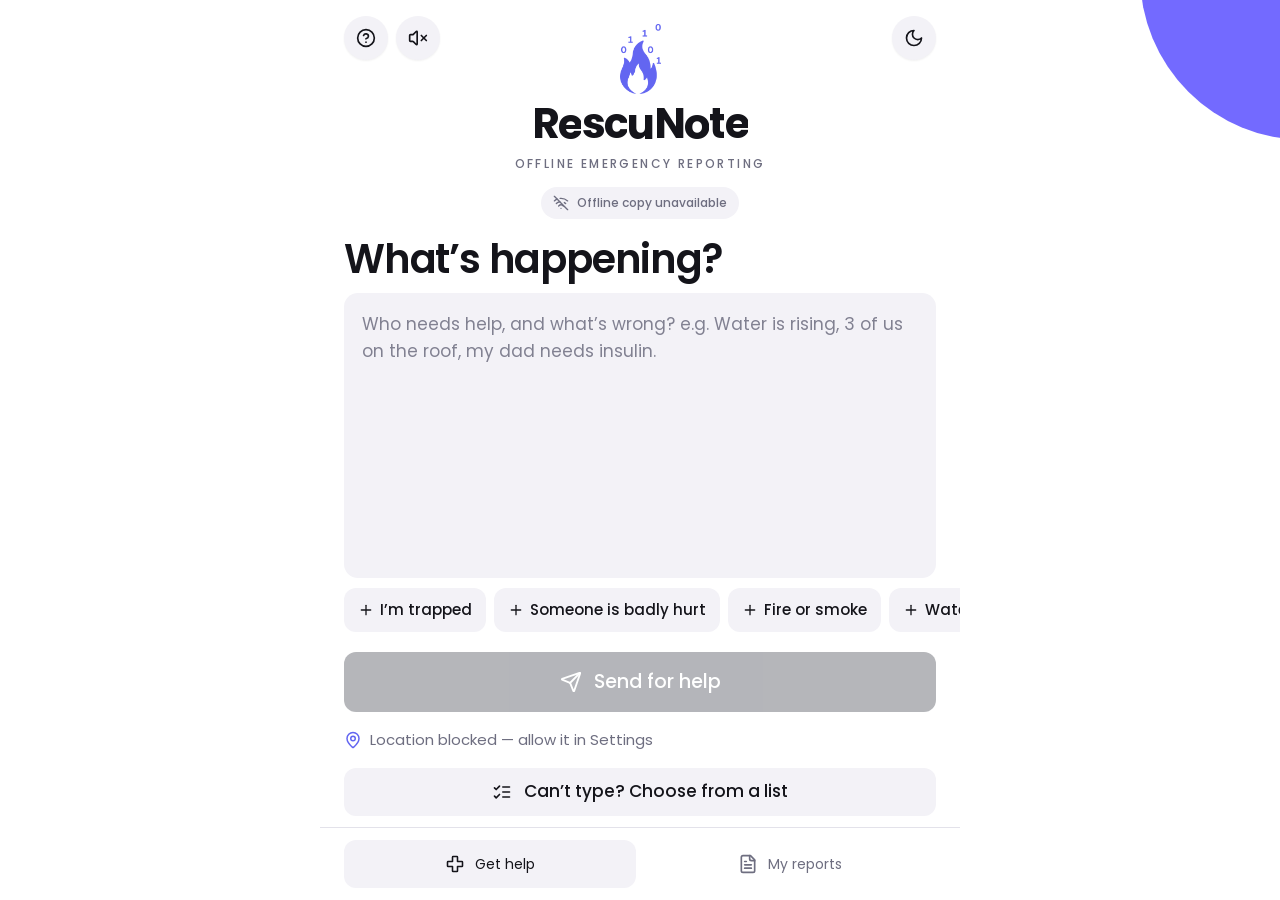
<file: index.html>
<!doctype html>
<html lang="en" data-theme="dark"><head><meta charset="UTF-8" /><meta name="viewport" content="width=device-width, initial-scale=1.0, viewport-fit=cover" /><meta name="theme-color" content="#101820" /><meta name="description" content="RescuNote — offline emergency reporting" /><meta name="apple-mobile-web-app-capable" content="yes" /><meta name="apple-mobile-web-app-title" content="RescuNote" /><meta name="apple-mobile-web-app-status-bar-style" content="black-translucent" /><link rel="icon" type="image/png" href="/favicon.png" /><link rel="apple-touch-icon" href="/apple-touch-icon.png" /><title>RescuNote</title>  <script type="module" crossorigin src="/assets/index-D1IzBNuY.js"></script>
  <link rel="stylesheet" crossorigin href="/assets/index-CoijCMSA.css">
<link rel="manifest" href="/manifest.webmanifest"></head><body><div id="root"></div></body></html>
</file>
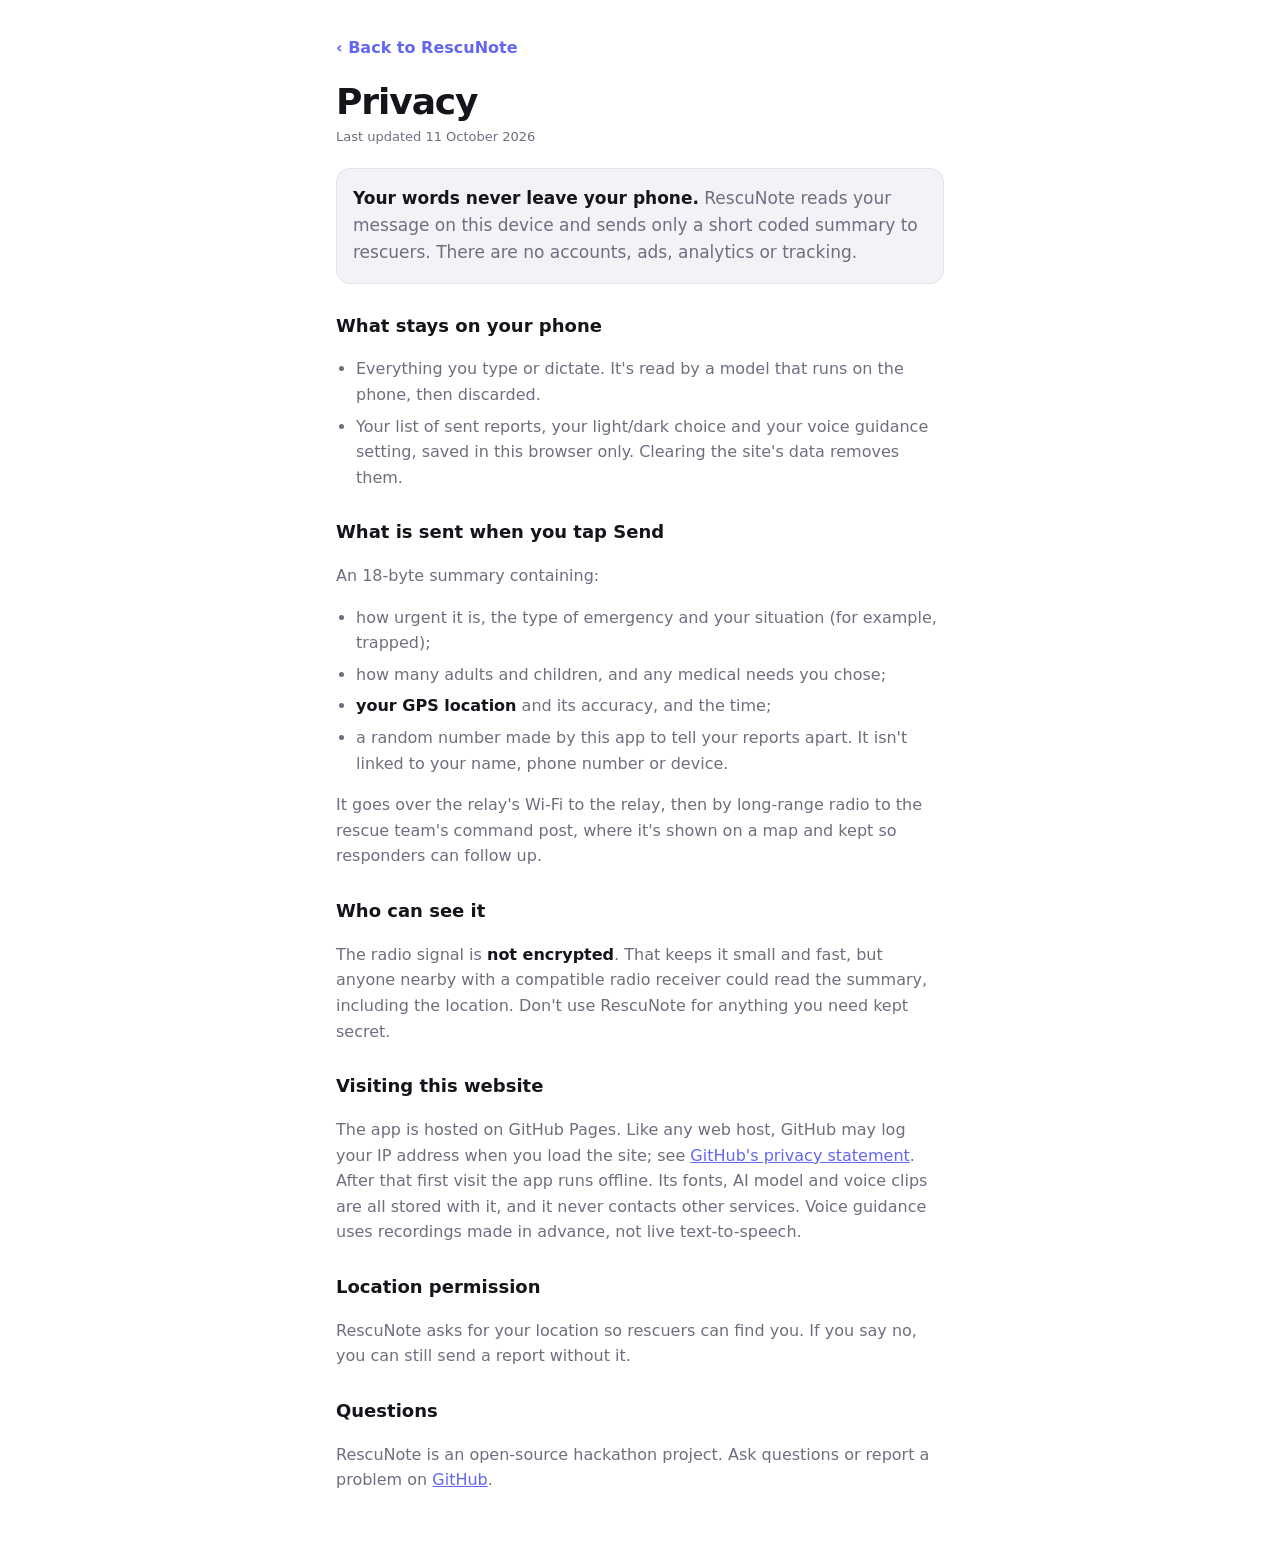
<file: privacy.html>
<!doctype html>
<html lang="en">
<head>
<meta charset="utf-8">
<meta name="viewport" content="width=device-width, initial-scale=1, viewport-fit=cover">
<title>RescuNote Privacy</title>
<meta name="description" content="What RescuNote does with your information.">
<link rel="icon" href="favicon.png" type="image/png">
<script>
  // Match the app's saved light/dark choice (same storage key as the app); otherwise follow the phone.
  try { var t = JSON.parse(localStorage.getItem('civicmesh:theme')); if (t === 'light' || t === 'dark') document.documentElement.dataset.theme = t; } catch (e) {}
</script>
<style>
  :root { color-scheme:dark; --bg:#0E0F14; --surface:#1A1B23; --text:#F4F4F7; --muted:#A3A3B5; --accent:#8B8CF8; --border:#2A2B36; }
  @media (prefers-color-scheme: light) {
    :root:not([data-theme="dark"]) { color-scheme:light; --bg:#FFFFFF; --surface:#F3F2F7; --text:#14141A; --muted:#6E6E80; --accent:#6366F1; --border:#E3E2EA; }
  }
  :root[data-theme="light"] { color-scheme:light; --bg:#FFFFFF; --surface:#F3F2F7; --text:#14141A; --muted:#6E6E80; --accent:#6366F1; --border:#E3E2EA; }
  * { box-sizing:border-box; }
  body { margin:0; background:var(--bg); color:var(--text); font:16px/1.6 Poppins, Inter, system-ui, -apple-system, sans-serif; }
  main { max-width:640px; margin:auto; padding:max(24px, env(safe-area-inset-top)) 16px max(40px, env(safe-area-inset-bottom)); }
  .back { display:inline-flex; align-items:center; min-height:48px; color:var(--accent); font-weight:600; text-decoration:none; }
  h1 { font-size:clamp(28px, 7vw, 36px); line-height:1.2; letter-spacing:-.03em; margin:8px 0 4px; }
  h2 { font-size:18px; margin:28px 0 8px; }
  p, li { color:var(--muted); }
  strong { color:var(--text); }
  ul { padding-left:20px; }
  li { margin:6px 0; }
  .lead { font-size:17px; padding:16px; border:1px solid var(--border); border-radius:14px; background:var(--surface); }
  .updated { font-size:13px; margin:0 0 20px; }
  a { color:var(--accent); }
</style>
</head>
<body>
<main>
  <a class="back" href="./">‹ Back to RescuNote</a>
  <h1>Privacy</h1>
  <p class="updated">Last updated 11 October 2026</p>

  <p class="lead"><strong>Your words never leave your phone.</strong> RescuNote reads your message on this device and sends only a short coded summary to rescuers. There are no accounts, ads, analytics or tracking.</p>

  <h2>What stays on your phone</h2>
  <ul>
    <li>Everything you type or dictate. It's read by a model that runs on the phone, then discarded.</li>
    <li>Your list of sent reports, your light/dark choice and your voice guidance setting, saved in this browser only. Clearing the site's data removes them.</li>
  </ul>

  <h2>What is sent when you tap Send</h2>
  <p>An 18-byte summary containing:</p>
  <ul>
    <li>how urgent it is, the type of emergency and your situation (for example, trapped);</li>
    <li>how many adults and children, and any medical needs you chose;</li>
    <li><strong>your GPS location</strong> and its accuracy, and the time;</li>
    <li>a random number made by this app to tell your reports apart. It isn't linked to your name, phone number or device.</li>
  </ul>
  <p>It goes over the relay's Wi-Fi to the relay, then by long-range radio to the rescue team's command post, where it's shown on a map and kept so responders can follow up.</p>

  <h2>Who can see it</h2>
  <p>The radio signal is <strong>not encrypted</strong>. That keeps it small and fast, but anyone nearby with a compatible radio receiver could read the summary, including the location. Don't use RescuNote for anything you need kept secret.</p>

  <h2>Visiting this website</h2>
  <p>The app is hosted on GitHub Pages. Like any web host, GitHub may log your IP address when you load the site; see <a href="https://docs.github.com/en/site-policy/privacy-policies/github-general-privacy-statement">GitHub's privacy statement</a>. After that first visit the app runs offline. Its fonts, AI model and voice clips are all stored with it, and it never contacts other services. Voice guidance uses recordings made in advance, not live text-to-speech.</p>

  <h2>Location permission</h2>
  <p>RescuNote asks for your location so rescuers can find you. If you say no, you can still send a report without it.</p>

  <h2>Questions</h2>
  <p>RescuNote is an open-source hackathon project. Ask questions or report a problem on <a href="https://github.com/Brian23443/civicmesh-sos/issues">GitHub</a>.</p>
</main>
</body>
</html>
</file>
<file: assets/index-CoijCMSA.css>
@font-face{font-family:Inter;font-style:normal;font-display:swap;font-weight:400;src:url(/assets/inter-latin-400-normal-C38fXH4l.woff2) format("woff2"),url(/assets/inter-latin-400-normal-CyCys3Eg.woff) format("woff")}@font-face{font-family:Inter;font-style:normal;font-display:swap;font-weight:500;src:url(/assets/inter-latin-500-normal-Cerq10X2.woff2) format("woff2"),url(/assets/inter-latin-500-normal-BL9OpVg8.woff) format("woff")}@font-face{font-family:Inter;font-style:normal;font-display:swap;font-weight:600;src:url(/assets/inter-latin-600-normal-LgqL8muc.woff2) format("woff2"),url(/assets/inter-latin-600-normal-CiBQ2DWP.woff) format("woff")}@font-face{font-family:Poppins;font-style:normal;font-display:swap;font-weight:400;src:url(/assets/poppins-latin-400-normal-cpxAROuN.woff2) format("woff2"),url(/assets/poppins-latin-400-normal-BOb3E3N0.woff) format("woff")}@font-face{font-family:Poppins;font-style:normal;font-display:swap;font-weight:500;src:url(/assets/poppins-latin-500-normal-C8OXljZJ.woff2) format("woff2"),url(/assets/poppins-latin-500-normal-DGXqpDMm.woff) format("woff")}@font-face{font-family:Poppins;font-style:normal;font-display:swap;font-weight:600;src:url(/assets/poppins-latin-600-normal-zEkxB9Mr.woff2) format("woff2"),url(/assets/poppins-latin-600-normal-BJdTmd5m.woff) format("woff")}@font-face{font-family:Poppins;font-style:normal;font-display:swap;font-weight:700;src:url(/assets/poppins-latin-700-normal-Qrb0O0WB.woff2) format("woff2"),url(/assets/poppins-latin-700-normal-BVuQR_eA.woff) format("woff")}/*! tailwindcss v4.3.3 | MIT License | https://tailwindcss.com */@layer properties{@supports (((-webkit-hyphens:none)) and (not (margin-trim:inline))) or ((-moz-orient:inline) and (not (color:rgb(from red r g b)))){*,:before,:after,::backdrop{--tw-rotate-x:initial;--tw-rotate-y:initial;--tw-rotate-z:initial;--tw-skew-x:initial;--tw-skew-y:initial;--tw-border-style:solid;--tw-shadow:0 0 #0000;--tw-shadow-color:initial;--tw-shadow-alpha:100%;--tw-inset-shadow:0 0 #0000;--tw-inset-shadow-color:initial;--tw-inset-shadow-alpha:100%;--tw-ring-color:initial;--tw-ring-shadow:0 0 #0000;--tw-inset-ring-color:initial;--tw-inset-ring-shadow:0 0 #0000;--tw-ring-inset:initial;--tw-ring-offset-width:0px;--tw-ring-offset-color:#fff;--tw-ring-offset-shadow:0 0 #0000;--tw-outline-style:solid;--tw-blur:initial;--tw-brightness:initial;--tw-contrast:initial;--tw-grayscale:initial;--tw-hue-rotate:initial;--tw-invert:initial;--tw-opacity:initial;--tw-saturate:initial;--tw-sepia:initial;--tw-drop-shadow:initial;--tw-drop-shadow-color:initial;--tw-drop-shadow-alpha:100%;--tw-drop-shadow-size:initial}}}@layer theme{:root,:host{--font-sans:-apple-system, BlinkMacSystemFont, "Segoe UI", Roboto, "Helvetica Neue", "Noto Sans", Arial, sans-serif, "Apple Color Emoji", "Segoe UI Emoji", "Segoe UI Symbol", "Noto Color Emoji";--font-mono:ui-monospace, SFMono-Regular, Menlo, Monaco, Consolas, "Liberation Mono", "Courier New", monospace;--spacing:.25rem;--default-transition-duration:.15s;--default-transition-timing-function:cubic-bezier(.4, 0, .2, 1);--default-font-family:var(--font-sans);--default-mono-font-family:var(--font-mono)}}@layer base{*,:after,:before,::backdrop{box-sizing:border-box;border:0 solid;margin:0;padding:0}::file-selector-button{box-sizing:border-box;border:0 solid;margin:0;padding:0}html,:host{-webkit-text-size-adjust:100%;-moz-tab-size:4;tab-size:4;line-height:1.5;font-family:var(--default-font-family,-apple-system, BlinkMacSystemFont, "Segoe UI", Roboto, "Helvetica Neue", "Noto Sans", Arial, sans-serif, "Apple Color Emoji", "Segoe UI Emoji", "Segoe UI Symbol", "Noto Color Emoji");font-feature-settings:var(--default-font-feature-settings,normal);font-variation-settings:var(--default-font-variation-settings,normal);-webkit-tap-highlight-color:transparent}hr{height:0;color:inherit;border-top-width:1px}abbr:where([title]){-webkit-text-decoration:underline dotted;text-decoration:underline dotted}h1,h2,h3,h4,h5,h6{font-size:inherit;font-weight:inherit}a{color:inherit;-webkit-text-decoration:inherit;text-decoration:inherit}b,strong{font-weight:bolder}code,kbd,samp,pre{font-family:var(--default-mono-font-family,ui-monospace, SFMono-Regular, Menlo, Monaco, Consolas, "Liberation Mono", "Courier New", monospace);font-feature-settings:var(--default-mono-font-feature-settings,normal);font-variation-settings:var(--default-mono-font-variation-settings,normal);font-size:1em}small{font-size:80%}sub,sup{vertical-align:baseline;font-size:75%;line-height:0;position:relative}sub{bottom:-.25em}sup{top:-.5em}table{text-indent:0;border-color:inherit;border-collapse:collapse}:-moz-focusring:where(:not(iframe)){outline:auto}progress{vertical-align:baseline}summary{display:list-item}ol,ul,menu{list-style:none}img,svg,video,canvas,audio,iframe,embed,object{vertical-align:middle;display:block}img,video{max-width:100%;height:auto}button,input,select,optgroup,textarea{font:inherit;font-feature-settings:inherit;font-variation-settings:inherit;letter-spacing:inherit;color:inherit;opacity:1;background-color:#0000;border-radius:0}::file-selector-button{font:inherit;font-feature-settings:inherit;font-variation-settings:inherit;letter-spacing:inherit;color:inherit;opacity:1;background-color:#0000;border-radius:0}:where(select:is([multiple],[size])) optgroup{font-weight:bolder}:where(select:is([multiple],[size])) optgroup option{padding-inline-start:20px}::file-selector-button{margin-inline-end:4px}::placeholder{opacity:1}@supports (not ((-webkit-appearance:-apple-pay-button))) or (contain-intrinsic-size:1px){::placeholder{color:currentColor}@supports (color:color-mix(in lab,red,red)){::placeholder{color:color-mix(in oklab,currentcolor 50%,transparent)}}}textarea{resize:vertical}::-webkit-search-decoration{-webkit-appearance:none}::-webkit-date-and-time-value{min-height:1lh;text-align:inherit}::-webkit-datetime-edit{display:inline-flex}::-webkit-datetime-edit-fields-wrapper{padding:0}::-webkit-datetime-edit{padding-block:0}::-webkit-datetime-edit-year-field{padding-block:0}::-webkit-datetime-edit-month-field{padding-block:0}::-webkit-datetime-edit-day-field{padding-block:0}::-webkit-datetime-edit-hour-field{padding-block:0}::-webkit-datetime-edit-minute-field{padding-block:0}::-webkit-datetime-edit-second-field{padding-block:0}::-webkit-datetime-edit-millisecond-field{padding-block:0}::-webkit-datetime-edit-meridiem-field{padding-block:0}::-webkit-calendar-picker-indicator{line-height:1}:-moz-ui-invalid{box-shadow:none}button,input:where([type=button],[type=reset],[type=submit]){-webkit-appearance:button;-moz-appearance:button;appearance:button}::file-selector-button{-webkit-appearance:button;-moz-appearance:button;appearance:button}::-webkit-inner-spin-button{height:auto}::-webkit-outer-spin-button{height:auto}[hidden]:where(:not([hidden=until-found])){display:none!important}}@layer components;@layer utilities{.collapse{visibility:collapse}.invisible{visibility:hidden}.visible{visibility:visible}.sr-only{clip-path:inset(50%);white-space:nowrap;border-width:0;width:1px;height:1px;margin:-1px;padding:0;position:absolute;overflow:hidden}.absolute{position:absolute}.fixed{position:fixed}.relative{position:relative}.static{position:static}.sticky{position:sticky}.isolate{isolation:isolate}.container{width:100%}@media(min-width:40rem){.container{max-width:40rem}}@media(min-width:48rem){.container{max-width:48rem}}@media(min-width:64rem){.container{max-width:64rem}}@media(min-width:80rem){.container{max-width:80rem}}@media(min-width:96rem){.container{max-width:96rem}}.mt-4{margin-top:calc(var(--spacing) * 4)}.mt-6{margin-top:calc(var(--spacing) * 6)}.block{display:block}.contents{display:contents}.flex{display:flex}.grid{display:grid}.hidden{display:none}.inline{display:inline}.table{display:table}.shrink{flex-shrink:1}.grow{flex-grow:1}.transform{transform:var(--tw-rotate-x,) var(--tw-rotate-y,) var(--tw-rotate-z,) var(--tw-skew-x,) var(--tw-skew-y,)}.resize{resize:both}.items-center{align-items:center}.justify-between{justify-content:space-between}.gap-3{gap:calc(var(--spacing) * 3)}.gap-4{gap:calc(var(--spacing) * 4)}.rounded{border-radius:.25rem}.border{border-style:var(--tw-border-style);border-width:1px}.lowercase{text-transform:lowercase}.uppercase{text-transform:uppercase}.shadow{--tw-shadow:0 1px 3px 0 var(--tw-shadow-color,#0000001a), 0 1px 2px -1px var(--tw-shadow-color,#0000001a);box-shadow:var(--tw-inset-shadow),var(--tw-inset-ring-shadow),var(--tw-ring-offset-shadow),var(--tw-ring-shadow),var(--tw-shadow)}.ring{--tw-ring-shadow:var(--tw-ring-inset,) 0 0 0 calc(1px + var(--tw-ring-offset-width)) var(--tw-ring-color,currentcolor);box-shadow:var(--tw-inset-shadow),var(--tw-inset-ring-shadow),var(--tw-ring-offset-shadow),var(--tw-ring-shadow),var(--tw-shadow)}.outline{outline-style:var(--tw-outline-style);outline-width:1px}.blur{--tw-blur:blur(8px);filter:var(--tw-blur,) var(--tw-brightness,) var(--tw-contrast,) var(--tw-grayscale,) var(--tw-hue-rotate,) var(--tw-invert,) var(--tw-saturate,) var(--tw-sepia,) var(--tw-drop-shadow,)}.filter{filter:var(--tw-blur,) var(--tw-brightness,) var(--tw-contrast,) var(--tw-grayscale,) var(--tw-hue-rotate,) var(--tw-invert,) var(--tw-saturate,) var(--tw-sepia,) var(--tw-drop-shadow,)}.transition{transition-property:color,background-color,border-color,outline-color,text-decoration-color,fill,stroke,--tw-gradient-from,--tw-gradient-via,--tw-gradient-to,opacity,box-shadow,transform,translate,scale,rotate,filter,-webkit-backdrop-filter,backdrop-filter,display,content-visibility,overlay,pointer-events;transition-timing-function:var(--tw-ease,var(--default-transition-timing-function));transition-duration:var(--tw-duration,var(--default-transition-duration))}}:root{color-scheme:dark;--bg:#0e0f14;--surface:#1a1b23;--surface-2:#22232d;--text:#f4f4f7;--muted:#a3a3b5;--accent:#8b8cf8;--border:#2a2b36;--accent-text:#0e0f14;--button:#f4f4f7;--button-text:#14141a;--halo:#5b5ce6;font-family:Poppins,Inter,system-ui,sans-serif}:root[data-theme=light]{color-scheme:light;--bg:#fff;--surface:#f3f2f7;--surface-2:#e9e8f0;--text:#14141a;--muted:#6e6e80;--accent:#6366f1;--border:#e3e2ea;--accent-text:#fff;--button:#2b2f3b;--button-text:#fff;--halo:#6c63ff}*{box-sizing:border-box}body{background:var(--bg);min-width:320px;color:var(--text);margin:0;font-size:17px;line-height:1.6}button,a{-webkit-tap-highlight-color:transparent}button{font:inherit;cursor:pointer}a{color:inherit;text-decoration:none}:focus-visible{outline:3px solid var(--accent);outline-offset:4px}main:focus{outline:none}.app-shell{max-width:640px;padding:max(24px,env(safe-area-inset-top)) 24px calc(116px + env(safe-area-inset-bottom));margin:auto}.brand{align-items:center;gap:12px;min-height:48px;font-weight:600;line-height:1.2;display:flex}.brand svg{color:var(--accent)}.brand-sub{letter-spacing:.18em;color:var(--muted);margin-top:6px;font-size:10px;display:block}.button{border:1px solid var(--border);background:var(--surface);min-width:48px;min-height:48px;color:var(--text);border-radius:12px;justify-content:center;align-items:center;gap:12px;padding:10px 16px;font-weight:600;display:inline-flex}.button:disabled{opacity:.6;cursor:default}.primary{background:var(--accent);color:var(--accent-text);border-color:var(--accent)}.status{border:1px solid var(--border);color:var(--muted);border-radius:999px;align-items:center;gap:8px;padding:6px 12px;font-size:12px;font-weight:500;display:inline-flex}h1{letter-spacing:-.035em;margin:12px 0 20px;font-size:clamp(28px,6vw,40px);font-weight:600;line-height:1.2}h2{margin:16px 0 12px;font-size:21px;font-weight:600;line-height:1.4}p{color:var(--muted);margin:12px 0}.eyebrow{letter-spacing:.18em;color:var(--accent);margin-top:36px;font-size:11px;font-weight:600}.intro{max-width:400px}.card{border:1px solid var(--border);background:var(--surface);border-radius:20px;padding:28px}.card .primary{width:100%}.icon-tile{color:var(--accent)}footer{color:var(--muted);font-size:12px}.bottom-nav{width:min(100%,640px);padding:12px 24px max(12px,env(safe-area-inset-bottom));background:var(--bg);border-top:1px solid var(--border);gap:8px;display:flex;position:fixed;bottom:0;left:50%;transform:translate(-50%)}.bottom-nav a{min-height:48px;color:var(--muted);border-radius:12px;flex:1;justify-content:center;align-items:center;gap:10px;font-size:14px;display:flex}.skip-link{z-index:50;background:var(--accent);color:var(--accent-text);border-radius:8px;padding:12px;position:fixed;top:8px;left:8px;transform:translateY(-200%)}.skip-link:focus{transform:none}.sheet{border:1px solid var(--border);width:min(100%,640px);max-height:85dvh;padding:24px 24px max(24px,env(safe-area-inset-bottom));background:var(--surface);color:var(--text);border-radius:24px 24px 0 0;margin:0 auto;position:fixed;inset:auto 0 0;overflow:auto}.sheet::backdrop{background:#000000a6}@media(max-width:360px){.app-shell{padding-left:16px;padding-right:16px}.card{padding:20px}}@media(prefers-reduced-motion:reduce){*,:before,:after{scroll-behavior:auto!important;transition:none!important;animation:none!important}}label,legend{font-weight:600}textarea{background:var(--bg);width:100%;min-height:160px;color:var(--text);border:1px solid var(--border);font:inherit;resize:vertical;border-radius:12px;margin:16px 0;padding:16px;display:block}.full-width{width:100%}.small{font-size:14px}.notice{border:1px solid var(--border);background:var(--surface);color:var(--muted);border-radius:12px;margin:16px 0;padding:16px;font-size:15px}.text-link{min-height:48px;color:var(--accent);justify-content:center;align-items:center;gap:12px;margin-top:16px;text-decoration:underline;display:flex}.triage{border:1px solid #0000;border-radius:16px;justify-content:space-between;align-items:center;gap:12px;width:100%;padding:20px;font-weight:600;line-height:1.4;display:flex}.triage-0{color:#cbf2db;background:#214a37;border-color:#7bba96}.triage-1{color:#f5e8b0;background:#4a421f;border-color:#ceb964}.triage-2{color:#ffe0e3;background:#512f35;border-color:#dc9da8}.triage-3{color:#f4f7fa;background:#090b0d;border-color:#9daab4}:root[data-theme=light] .triage-0{color:#15452a;background:#ddf2e4}:root[data-theme=light] .triage-1{color:#4a3904;background:#fff2b8}:root[data-theme=light] .triage-2{color:#702032;background:#ffe3e7}.review-fields{border:1px solid var(--border);border-radius:20px;overflow:hidden}.field-row{text-align:left;border:0;border-radius:0;justify-content:space-between;width:100%;padding:18px;font-size:17px;font-weight:500}.field-row>span{min-width:0}.field-row span span:last-child{overflow-wrap:anywhere}.field-label{color:var(--muted);margin-bottom:4px;font-size:13px;font-weight:400;display:block}.choice-list{gap:12px;margin-top:20px;display:grid}.choice{text-align:left;justify-content:flex-start;width:100%;font-weight:500}.choice[aria-pressed=true]{border:2px solid var(--accent);background:var(--bg)}.medical-grid{grid-template-columns:1fr;gap:12px;margin-top:20px;display:grid}.stepper{flex-wrap:wrap;justify-content:space-between;align-items:center;gap:12px;padding:16px 0;display:flex}.stepper output{text-align:center;min-width:24px;font-weight:600}.hex{overflow-wrap:anywhere;word-break:break-all;margin:16px 0;font-family:ui-monospace,monospace;font-size:14px;display:block}summary{cursor:pointer;min-height:48px;padding:8px 0;font-weight:500}.send-steps{counter-reset:step;gap:24px;margin:32px 0;padding:0;list-style:none;display:grid}.send-steps li{counter-increment:step;gap:16px;display:flex}.send-steps strong:before{content:counter(step) ". "}.send-steps svg{color:var(--accent);flex-shrink:0;margin-top:4px}.send-steps p{margin-top:4px}.report-list{gap:16px;margin-top:24px;padding:0;list-style:none;display:grid}.report-list time{color:var(--muted);margin:12px 0;font-size:14px;display:block}.spinner{animation:1s linear infinite spin}@keyframes spin{to{transform:rotate(360deg)}}@media(min-width:440px){.medical-grid{grid-template-columns:1fr 1fr}}.brand-logo{background:var(--accent);flex-shrink:0;width:30px;height:38px;-webkit-mask-position:50%;mask-position:50%;-webkit-mask-size:contain;mask-size:contain;-webkit-mask-repeat:no-repeat;mask-repeat:no-repeat}.lead{margin-top:0;font-size:17px}.quick-phrases{flex-wrap:wrap;gap:8px;margin:0 0 20px;display:flex}.phrase{border-radius:999px;gap:6px;min-height:44px;padding:8px 14px;font-size:15px;font-weight:500}.send-button{border-radius:16px;min-height:60px;font-size:19px}.gps-line{flex-wrap:wrap;align-items:center;gap:8px;margin:16px 0 0;font-size:15px;display:flex}.gps-line svg{color:var(--accent);flex-shrink:0}.small-button{min-height:40px;padding:6px 12px;font-size:14px}.here-toggle{border:0;margin-left:0;margin-right:0;padding:0}.here-toggle legend{margin-bottom:10px}.segmented{grid-template-columns:1fr 1fr;gap:8px;display:grid}.segmented .choice{text-align:center;justify-content:center}.wifi-hint{border:1px solid var(--border);background:var(--surface);border-radius:14px;align-items:flex-start;gap:12px;padding:14px 16px;display:flex}.wifi-hint svg{color:var(--accent);flex-shrink:0;margin-top:2px}.wifi-hint p{margin:0;font-size:15px}.wifi-hint strong{color:var(--text)}.tech-details{color:var(--muted);margin-top:24px;font-size:14px}.tech-details summary{font-size:14px}.receipt{text-align:center}.receipt .receipt-icon{color:var(--accent);margin:24px auto 0;display:block}.receipt .small{text-align:center}.report-form textarea{min-height:120px;margin:12px 0 10px}.quick-phrases{scrollbar-width:none;flex-wrap:nowrap;margin:0 -24px 16px;padding:0 24px 4px;overflow-x:auto}.quick-phrases::-webkit-scrollbar{display:none}.phrase{white-space:nowrap;flex-shrink:0}@media(max-width:360px){.quick-phrases{margin:0 -16px 16px;padding:0 16px 4px}}.sent-banner{border:1px solid var(--accent);background:var(--surface);border-radius:16px;align-items:flex-start;gap:12px;margin:8px 0 4px;padding:14px 8px 14px 16px;display:flex}.sent-banner>svg{color:var(--accent);flex-shrink:0;margin-top:2px}.sent-banner div{flex:1;gap:2px;min-width:0;display:grid}.sent-banner strong{color:var(--text)}.sent-banner span{color:var(--muted);font-size:15px}.sent-banner a{color:var(--accent);margin-top:4px;font-size:14px;text-decoration:underline}.banner-close{background:0 0;border:0;min-width:40px;min-height:40px;padding:0}body{font-family:Poppins,Inter,system-ui,sans-serif;overflow-x:hidden}body:before{content:"";z-index:0;background:var(--halo);opacity:.95;pointer-events:none;border-radius:50%;width:330px;height:330px;position:fixed;top:-190px;right:-190px}:root:not([data-theme=light]) body:before{opacity:.55}.app-shell{z-index:1;position:relative}h1{letter-spacing:-.03em;font-weight:600}h2{font-weight:600}p{color:var(--muted)}.button{background:var(--surface);border:0;border-radius:12px;font-weight:500}.button:hover:not(:disabled){background:var(--surface-2)}.primary,.primary:hover:not(:disabled){background:var(--button);color:var(--button-text)}.primary:disabled{opacity:.35}textarea{background:var(--surface);border:0;border-radius:14px;padding:18px}textarea::placeholder{color:var(--muted);opacity:.85}textarea:focus{outline:2px solid var(--accent);outline-offset:0}.card{background:var(--surface);border:0;border-radius:18px}.notice{background:var(--surface);border:0}.status{background:var(--surface);color:var(--muted);border:0;font-weight:500}.review-fields{border:0;border-radius:0;gap:10px;display:grid;overflow:visible}.field-row{background:var(--surface);border-radius:14px}.field-row+.field-row{border-top:0}.choice[aria-pressed=true]{background:var(--bg);outline:2px solid var(--accent);outline-offset:-2px;border:0}.phrase{background:var(--surface)}.wifi-hint{background:var(--surface);border:0}.sent-banner{background:var(--surface);box-shadow:inset 3px 0 0 var(--accent);border:0}.bottom-nav{background:var(--bg)}@supports (color:color-mix(in lab,red,red)){.bottom-nav{background:color-mix(in srgb,var(--bg) 88%,transparent)}}.bottom-nav{-webkit-backdrop-filter:blur(14px);border-top:1px solid var(--border)}.bottom-nav a.active{background:var(--surface);color:var(--text)}.sheet{background:var(--bg);border:0;box-shadow:0 -12px 40px #0000002e}.eyebrow{color:var(--accent);font-weight:600}.text-link{color:var(--accent)}.hero{justify-content:center;padding-top:8px;display:flex;position:relative}.hero-brand{text-align:center;flex-direction:column;align-items:center;gap:6px;display:flex}.hero-logo{background:var(--accent);width:56px;height:70px}.hero-name{letter-spacing:-.04em;color:var(--text);font-size:42px;font-weight:700;line-height:1.15}.hero-tag{letter-spacing:.2em;text-transform:uppercase;color:var(--muted);font-size:12px;font-weight:500}.theme-toggle{background:var(--bg);border-radius:50%;min-width:44px;min-height:44px;padding:0;position:absolute;top:0;right:0}@supports (color:color-mix(in lab,red,red)){.theme-toggle{background:color-mix(in srgb,var(--bg) 70%,transparent)}}.theme-toggle{-webkit-backdrop-filter:blur(10px)}.hero--compact .hero-brand{flex-direction:row;gap:10px}.hero--compact .hero-logo{width:28px;height:35px}.hero--compact .hero-name{font-size:24px}.hero--compact .hero-tag{display:none}.hero--compact{justify-content:flex-start;align-items:center;min-height:44px}.status-row{flex-wrap:wrap;justify-content:center;gap:8px;margin:14px 0 2px;display:flex}.hero--compact+.status-row{justify-content:flex-start}.odometer{display:inline-flex}.odometer-slot{clip-path:inset(0);contain:paint;isolation:isolate;vertical-align:top;height:1.15em;line-height:1.15em;display:inline-block;position:relative;overflow:hidden}.odometer-sizer{visibility:hidden}.odometer-reel{--gap:1.6em;--pad:-.225em;transform:translate(-50%,calc(var(--steps) * var(--gap) * -1 + var(--pad)));animation:odometer-roll calc(1.1s + var(--i) * 90ms) cubic-bezier(.16,1,.3,1) calc(.15s + var(--i) * 70ms) both;flex-direction:column;align-items:center;display:flex;position:absolute;top:0;left:50%}.odometer-reel>span{height:var(--gap);line-height:var(--gap)}@keyframes odometer-roll{0%{transform:translate(-50%,var(--pad));filter:blur(1.5px)}70%{filter:blur()}to{transform:translate(-50%,calc(var(--steps) * var(--gap) * -1 + var(--pad)));filter:none}}@media(prefers-reduced-motion:reduce){.odometer-reel{animation:none}}html{overscroll-behavior-y:none}.app-shell.is-home{height:100dvh;padding-top:max(16px,env(safe-area-inset-top));padding-bottom:calc(84px + env(safe-area-inset-bottom));flex-direction:column;display:flex;overflow:hidden}.is-home main,.is-home main>.home{flex-direction:column;flex:1;min-height:0;display:flex}.is-home .home h1{margin:14px 0 10px}.is-home .report-form{flex-direction:column;flex:1;min-height:0;display:flex}.is-home .report-form textarea{resize:none;flex:1;min-height:84px;margin-top:0}.is-home .home>.button,.is-home .sent-banner{flex-shrink:0}@media(max-height:700px){.is-home .hero-logo{width:44px;height:55px}.is-home .hero-name{font-size:34px}.is-home .status-row{margin-top:8px}}.help-toggle{background:var(--bg);border-radius:50%;min-width:44px;min-height:44px;padding:0;position:absolute;top:0;left:0}@supports (color:color-mix(in lab,red,red)){.help-toggle{background:color-mix(in srgb,var(--bg) 70%,transparent)}}.hero--compact .help-toggle{left:auto;right:52px}.sheet.sheet--center{border-radius:24px;width:min(100% - 32px,460px);height:fit-content;max-height:calc(100dvh - 32px);margin:auto;padding:24px;position:fixed;top:0;right:0;bottom:0;left:0;overflow:auto}.sheet--center p{margin:10px 0;font-size:16px}.sheet--center h2{margin:0}.help-toggle,.theme-toggle{background:var(--surface);-webkit-backdrop-filter:none;width:44px;height:44px;color:var(--text);box-shadow:0 1px 2px #0000000f}.help-toggle:hover:not(:disabled),.theme-toggle:hover:not(:disabled){background:var(--surface-2)}.voice-toggle{background:var(--surface);width:44px;min-width:44px;height:44px;min-height:44px;color:var(--text);border-radius:50%;padding:0;position:absolute;top:0;left:52px;box-shadow:0 1px 2px #0000000f}.voice-toggle[aria-pressed=true]{background:var(--accent);color:var(--accent-text)}.hero--compact .voice-toggle{left:auto;right:104px}.voice-debug{z-index:60;left:8px;right:8px;top:max(8px,env(safe-area-inset-top));color:#7cfc9a;white-space:pre-wrap;pointer-events:none;background:#000000c7;border-radius:8px;margin:0;padding:6px 8px;font:11px/1.35 ui-monospace,monospace;position:fixed}html.standalone .bottom-nav{bottom:calc(100dvh - 100lvh)}html.standalone .app-shell.is-home{height:100lvh}.privacy-link{min-height:44px;color:var(--muted);justify-content:center;align-items:center;margin-top:4px;font-size:14px;text-decoration:underline;display:flex}@property --tw-rotate-x{syntax:"*";inherits:false}@property --tw-rotate-y{syntax:"*";inherits:false}@property --tw-rotate-z{syntax:"*";inherits:false}@property --tw-skew-x{syntax:"*";inherits:false}@property --tw-skew-y{syntax:"*";inherits:false}@property --tw-border-style{syntax:"*";inherits:false;initial-value:solid}@property --tw-shadow{syntax:"*";inherits:false;initial-value:0 0 #0000}@property --tw-shadow-color{syntax:"*";inherits:false}@property --tw-shadow-alpha{syntax:"<percentage>";inherits:false;initial-value:100%}@property --tw-inset-shadow{syntax:"*";inherits:false;initial-value:0 0 #0000}@property --tw-inset-shadow-color{syntax:"*";inherits:false}@property --tw-inset-shadow-alpha{syntax:"<percentage>";inherits:false;initial-value:100%}@property --tw-ring-color{syntax:"*";inherits:false}@property --tw-ring-shadow{syntax:"*";inherits:false;initial-value:0 0 #0000}@property --tw-inset-ring-color{syntax:"*";inherits:false}@property --tw-inset-ring-shadow{syntax:"*";inherits:false;initial-value:0 0 #0000}@property --tw-ring-inset{syntax:"*";inherits:false}@property --tw-ring-offset-width{syntax:"<length>";inherits:false;initial-value:0}@property --tw-ring-offset-color{syntax:"*";inherits:false;initial-value:#fff}@property --tw-ring-offset-shadow{syntax:"*";inherits:false;initial-value:0 0 #0000}@property --tw-outline-style{syntax:"*";inherits:false;initial-value:solid}@property --tw-blur{syntax:"*";inherits:false}@property --tw-brightness{syntax:"*";inherits:false}@property --tw-contrast{syntax:"*";inherits:false}@property --tw-grayscale{syntax:"*";inherits:false}@property --tw-hue-rotate{syntax:"*";inherits:false}@property --tw-invert{syntax:"*";inherits:false}@property --tw-opacity{syntax:"*";inherits:false}@property --tw-saturate{syntax:"*";inherits:false}@property --tw-sepia{syntax:"*";inherits:false}@property --tw-drop-shadow{syntax:"*";inherits:false}@property --tw-drop-shadow-color{syntax:"*";inherits:false}@property --tw-drop-shadow-alpha{syntax:"<percentage>";inherits:false;initial-value:100%}@property --tw-drop-shadow-size{syntax:"*";inherits:false}
</file>
